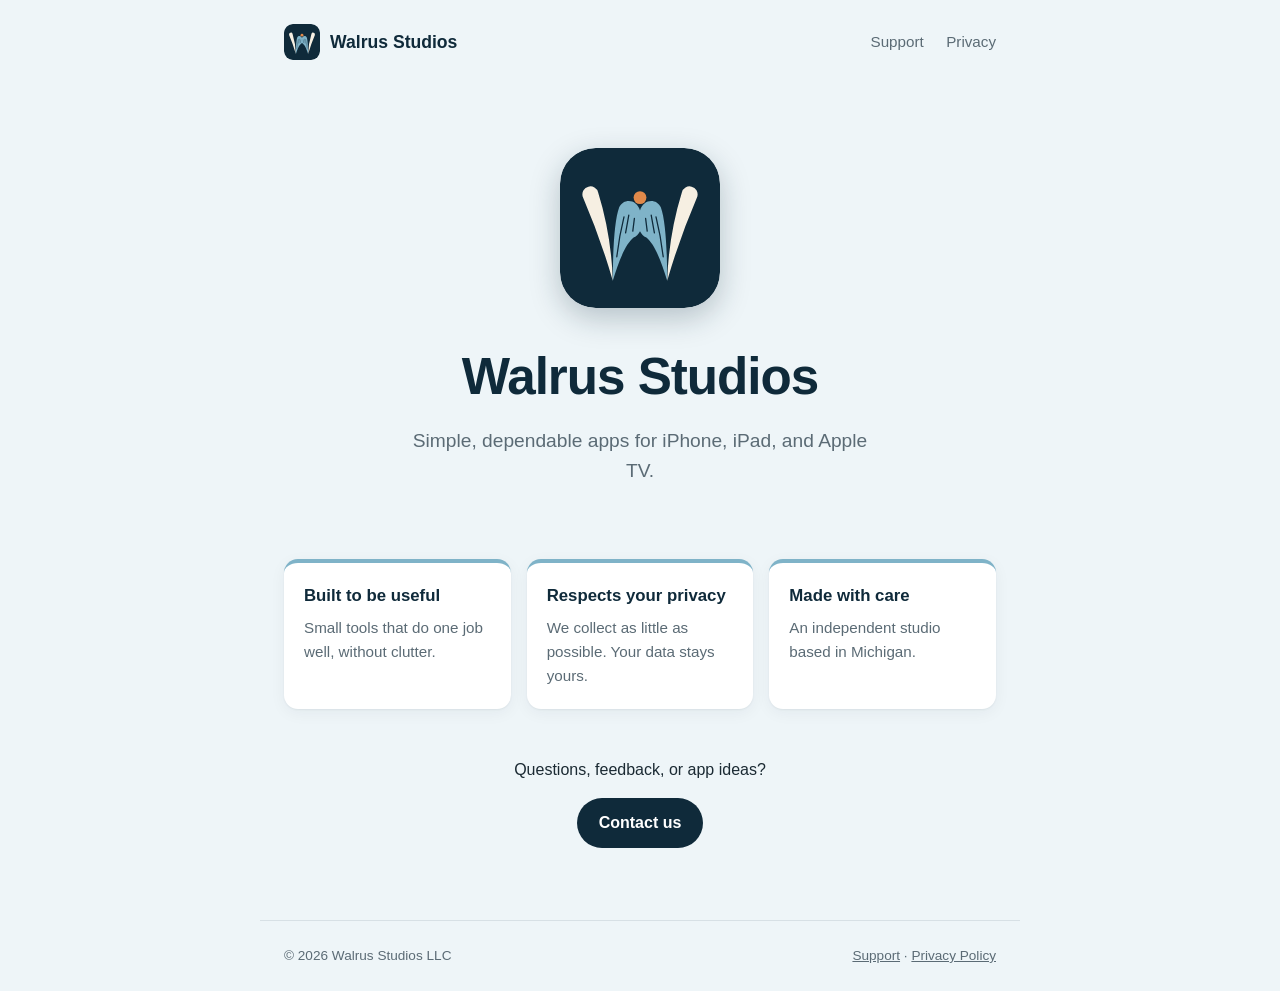
<file: index.html>
<!DOCTYPE html>
<html lang="en">
<head>
  <meta charset="utf-8">
  <meta name="viewport" content="width=device-width, initial-scale=1">
  <title>Walrus Studios</title>
  <meta name="description" content="Walrus Studios builds simple, dependable apps for iPhone, iPad, and Apple TV.">
  <link rel="icon" href="favicon.ico" sizes="any">
  <link rel="icon" href="favicon.svg" type="image/svg+xml">
  <link rel="apple-touch-icon" href="apple-touch-icon.png">
  <link rel="manifest" href="site.webmanifest">
  <meta name="theme-color" content="#0f2a3a">
  <link rel="stylesheet" href="style.css">
</head>
<body>
  <header class="site">
    <a class="brand" href="index.html">
      <img src="logo.svg" alt="" width="36" height="36">
      Walrus Studios
    </a>
    <nav>
      <a href="support.html">Support</a>
      <a href="privacy.html">Privacy</a>
    </nav>
  </header>

  <main>
    <section class="hero">
      <img class="mascot" src="logo.svg" alt="Walrus Studios logo" width="160" height="160">
      <h1>Walrus Studios</h1>
      <p class="tagline">Simple, dependable apps for iPhone, iPad, and Apple TV.</p>
    </section>

    <section class="cards">
      <div class="card">
        <h3>Built to be useful</h3>
        <p>Small tools that do one job well, without clutter.</p>
      </div>
      <div class="card">
        <h3>Respects your privacy</h3>
        <p>We collect as little as possible. Your data stays yours.</p>
      </div>
      <div class="card">
        <h3>Made with care</h3>
        <p>An independent studio based in Michigan.</p>
      </div>
    </section>

    <section class="contact">
      <p>Questions, feedback, or app ideas?</p>
      <a class="button" href="mailto:support@walrusappstudios.com">Contact us</a>
    </section>
  </main>

  <footer class="site">
    <span>&copy; <span id="year">2026</span> Walrus Studios LLC</span>
    <span><a href="support.html">Support</a> &middot; <a href="privacy.html">Privacy Policy</a></span>
  </footer>
  <script>document.getElementById("year").textContent = new Date().getFullYear();</script>
</body>
</html>
</file>
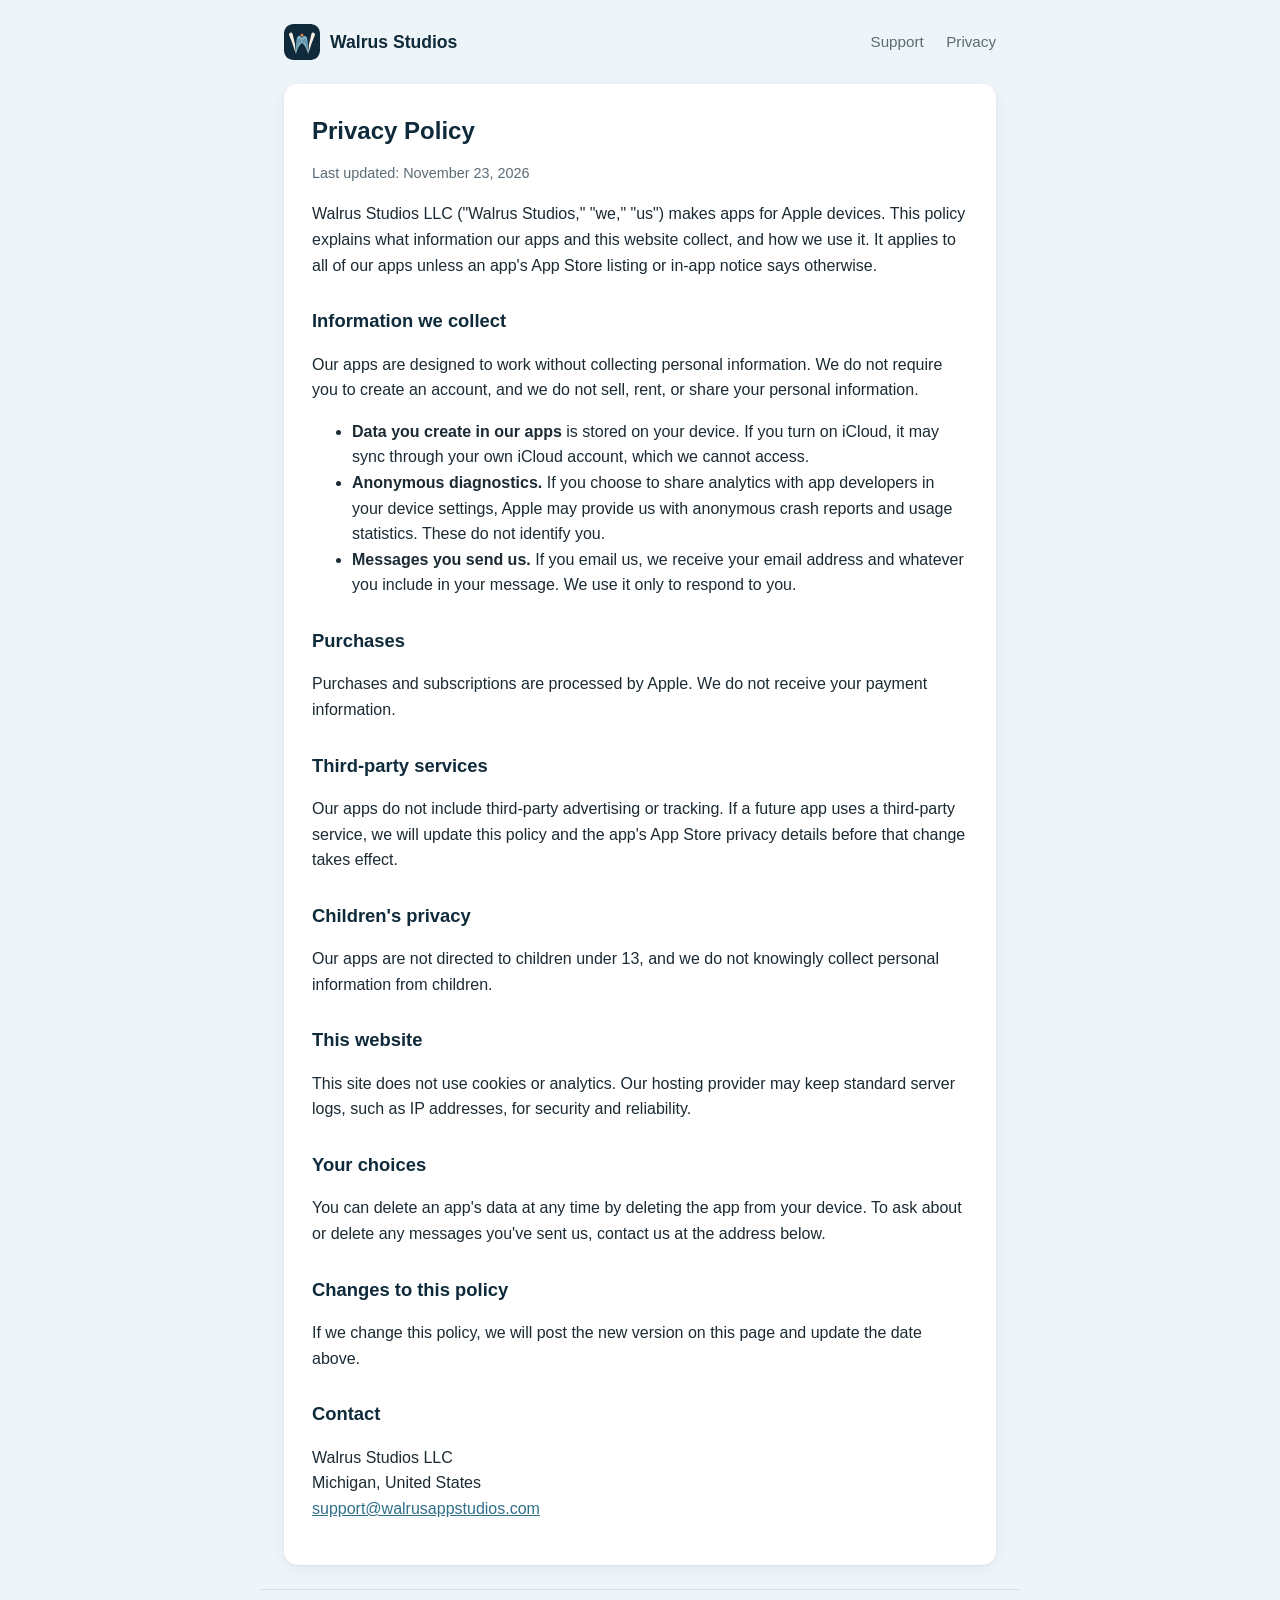
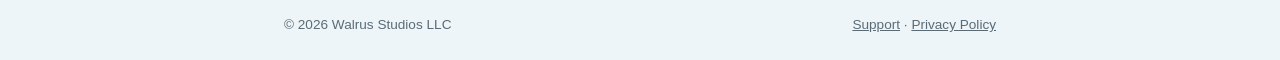
<file: privacy.html>
<!DOCTYPE html>
<html lang="en">
<head>
  <meta charset="utf-8">
  <meta name="viewport" content="width=device-width, initial-scale=1">
  <title>Privacy Policy – Walrus Studios</title>
  <link rel="icon" href="favicon.ico" sizes="any">
  <link rel="icon" href="favicon.svg" type="image/svg+xml">
  <link rel="apple-touch-icon" href="apple-touch-icon.png">
  <link rel="manifest" href="site.webmanifest">
  <meta name="theme-color" content="#0f2a3a">
  <link rel="stylesheet" href="style.css">
</head>
<body>
  <header class="site">
    <a class="brand" href="index.html">
      <img src="logo.svg" alt="" width="36" height="36">
      Walrus Studios
    </a>
    <nav>
      <a href="support.html">Support</a>
      <a href="privacy.html">Privacy</a>
    </nav>
  </header>

  <main>
    <article class="panel">
      <h1>Privacy Policy</h1>
      <p class="updated">Last updated: November 23, 2026</p>

      <p>Walrus Studios LLC ("Walrus Studios," "we," "us") makes apps for Apple devices. This policy explains what information our apps and this website collect, and how we use it. It applies to all of our apps unless an app's App Store listing or in-app notice says otherwise.</p>

      <h2>Information we collect</h2>
      <p>Our apps are designed to work without collecting personal information. We do not require you to create an account, and we do not sell, rent, or share your personal information.</p>
      <ul>
        <li><strong>Data you create in our apps</strong> is stored on your device. If you turn on iCloud, it may sync through your own iCloud account, which we cannot access.</li>
        <li><strong>Anonymous diagnostics.</strong> If you choose to share analytics with app developers in your device settings, Apple may provide us with anonymous crash reports and usage statistics. These do not identify you.</li>
        <li><strong>Messages you send us.</strong> If you email us, we receive your email address and whatever you include in your message. We use it only to respond to you.</li>
      </ul>

      <h2>Purchases</h2>
      <p>Purchases and subscriptions are processed by Apple. We do not receive your payment information.</p>

      <h2>Third-party services</h2>
      <p>Our apps do not include third-party advertising or tracking. If a future app uses a third-party service, we will update this policy and the app's App Store privacy details before that change takes effect.</p>

      <h2>Children's privacy</h2>
      <p>Our apps are not directed to children under 13, and we do not knowingly collect personal information from children.</p>

      <h2>This website</h2>
      <p>This site does not use cookies or analytics. Our hosting provider may keep standard server logs, such as IP addresses, for security and reliability.</p>

      <h2>Your choices</h2>
      <p>You can delete an app's data at any time by deleting the app from your device. To ask about or delete any messages you've sent us, contact us at the address below.</p>

      <h2>Changes to this policy</h2>
      <p>If we change this policy, we will post the new version on this page and update the date above.</p>

      <h2>Contact</h2>
      <p>Walrus Studios LLC<br>
      Michigan, United States<br>
      <a href="mailto:support@walrusappstudios.com">support@walrusappstudios.com</a></p>
    </article>
  </main>

  <footer class="site">
    <span>&copy; <span id="year">2026</span> Walrus Studios LLC</span>
    <span><a href="support.html">Support</a> &middot; <a href="privacy.html">Privacy Policy</a></span>
  </footer>
  <script>document.getElementById("year").textContent = new Date().getFullYear();</script>
</body>
</html>
</file>
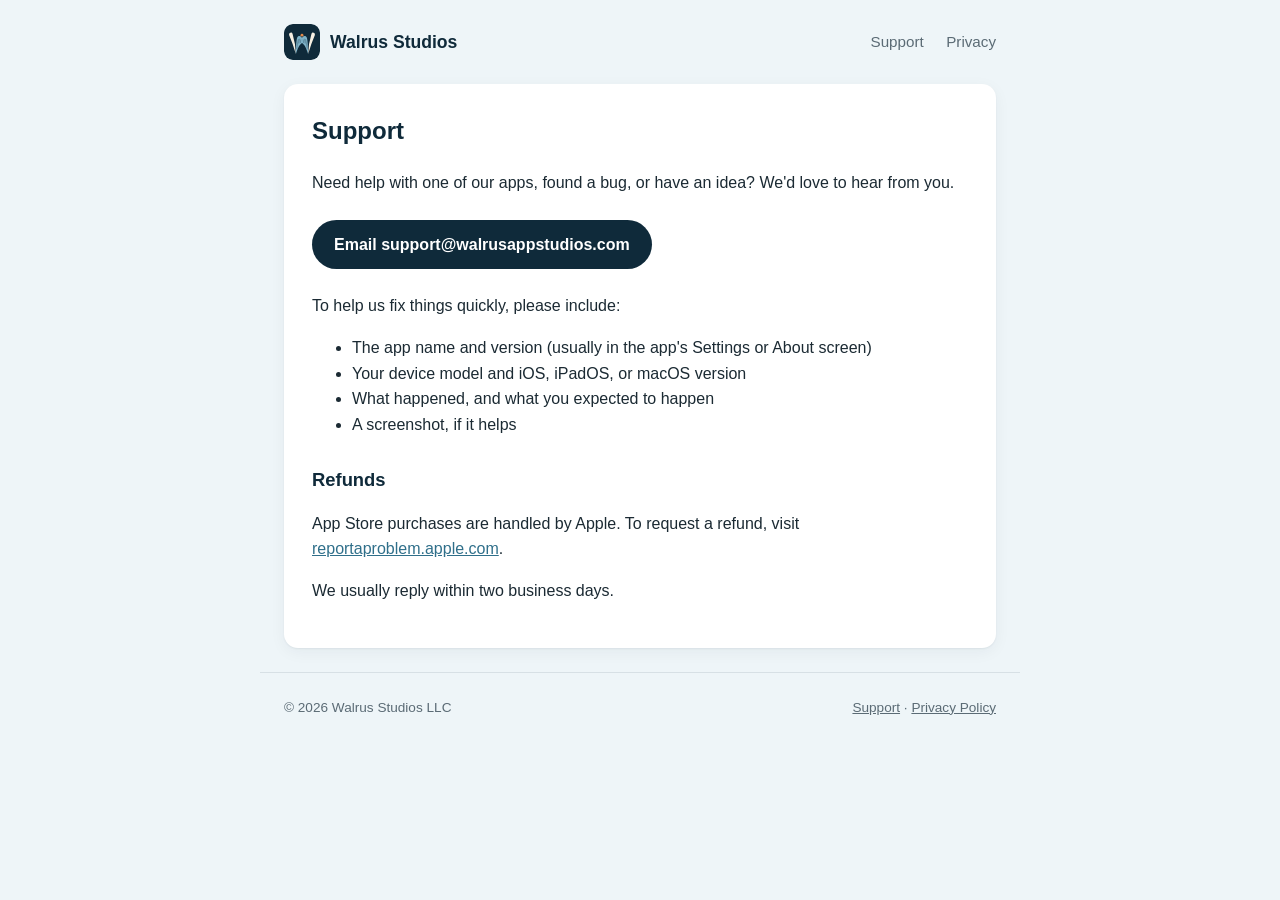
<file: support.html>
<!DOCTYPE html>
<html lang="en">
<head>
  <meta charset="utf-8">
  <meta name="viewport" content="width=device-width, initial-scale=1">
  <title>Support – Walrus Studios</title>
  <link rel="icon" href="favicon.ico" sizes="any">
  <link rel="icon" href="favicon.svg" type="image/svg+xml">
  <link rel="apple-touch-icon" href="apple-touch-icon.png">
  <link rel="manifest" href="site.webmanifest">
  <meta name="theme-color" content="#0f2a3a">
  <link rel="stylesheet" href="style.css">
</head>
<body>
  <header class="site">
    <a class="brand" href="index.html">
      <img src="logo.svg" alt="" width="36" height="36">
      Walrus Studios
    </a>
    <nav>
      <a href="support.html">Support</a>
      <a href="privacy.html">Privacy</a>
    </nav>
  </header>

  <main>
    <article class="panel">
      <h1>Support</h1>
      <p>Need help with one of our apps, found a bug, or have an idea? We'd love to hear from you.</p>

      <p style="margin: 24px 0;"><a class="button" href="mailto:support@walrusappstudios.com">Email support@walrusappstudios.com</a></p>

      <p>To help us fix things quickly, please include:</p>
      <ul>
        <li>The app name and version (usually in the app's Settings or About screen)</li>
        <li>Your device model and iOS, iPadOS, or macOS version</li>
        <li>What happened, and what you expected to happen</li>
        <li>A screenshot, if it helps</li>
      </ul>

      <h2>Refunds</h2>
      <p>App Store purchases are handled by Apple. To request a refund, visit <a href="https://reportaproblem.apple.com">reportaproblem.apple.com</a>.</p>

      <p>We usually reply within two business days.</p>
    </article>
  </main>

  <footer class="site">
    <span>&copy; <span id="year">2026</span> Walrus Studios LLC</span>
    <span><a href="support.html">Support</a> &middot; <a href="privacy.html">Privacy Policy</a></span>
  </footer>
  <script>document.getElementById("year").textContent = new Date().getFullYear();</script>
</body>
</html>
</file>
<file: style.css>
:root {
  --ice: #eef5f8;
  --deep: #0f2a3a;
  --sea: #2f6f8a;
  --frost: #7fb3c8;
  --tusk: #f6efe2;
  --accent: #e0894a;
  --text: #1b2a33;
  --muted: #5b6b75;
  --max: 760px;
}

* { box-sizing: border-box; }

html, body {
  margin: 0;
  padding: 0;
  background: var(--ice);
  color: var(--text);
  font-family: -apple-system, BlinkMacSystemFont, "SF Pro Text", "Segoe UI", Roboto, Helvetica, Arial, sans-serif;
  line-height: 1.6;
  -webkit-font-smoothing: antialiased;
}

a { color: var(--sea); }
a:hover { color: var(--accent); }

header.site {
  max-width: var(--max);
  margin: 0 auto;
  padding: 24px 24px 0;
  display: flex;
  align-items: center;
  justify-content: space-between;
}

header.site .brand {
  display: flex;
  align-items: center;
  gap: 10px;
  text-decoration: none;
  color: var(--deep);
  font-weight: 700;
  font-size: 1.1rem;
}

header.site .brand img { width: 36px; height: 36px; border-radius: 9px; display: block; }

header.site nav a {
  margin-left: 18px;
  text-decoration: none;
  color: var(--muted);
  font-size: 0.95rem;
}
header.site nav a:hover { color: var(--deep); }

main {
  max-width: var(--max);
  margin: 0 auto;
  padding: 24px;
}

.hero {
  text-align: center;
  padding: 64px 0 48px;
}

.hero img.mascot {
  width: 160px;
  height: 160px;
  margin-bottom: 20px;
  border-radius: 36px;
  box-shadow: 0 10px 30px rgba(15, 42, 58, 0.25);
}

.hero h1 {
  font-size: clamp(2.2rem, 6vw, 3.2rem);
  margin: 0 0 8px;
  color: var(--deep);
  letter-spacing: -0.02em;
}

.hero p.tagline {
  font-size: 1.2rem;
  color: var(--muted);
  margin: 0 auto;
  max-width: 480px;
}

.cards {
  display: grid;
  grid-template-columns: repeat(auto-fit, minmax(200px, 1fr));
  gap: 16px;
  margin: 24px 0 48px;
}

.card {
  background: #fff;
  border-radius: 14px;
  padding: 20px;
  box-shadow: 0 1px 2px rgba(15, 42, 58, 0.06), 0 4px 16px rgba(15, 42, 58, 0.05);
}

.card { border-top: 4px solid var(--frost); }
.card h3 { margin: 0 0 6px; color: var(--deep); font-size: 1.05rem; }
.card p { margin: 0; color: var(--muted); font-size: 0.95rem; }

.panel {
  background: #fff;
  border-radius: 14px;
  padding: 28px;
  box-shadow: 0 1px 2px rgba(15, 42, 58, 0.06), 0 4px 16px rgba(15, 42, 58, 0.05);
}

.panel h1 { margin-top: 0; color: var(--deep); }
.panel h2 { color: var(--deep); font-size: 1.15rem; margin-top: 28px; }
.panel .updated { color: var(--muted); font-size: 0.9rem; margin-top: -8px; }

.contact {
  text-align: center;
  margin-bottom: 48px;
}

.button {
  display: inline-block;
  background: var(--deep);
  color: #fff;
  text-decoration: none;
  padding: 12px 22px;
  border-radius: 999px;
  font-weight: 600;
}
.button:hover { background: var(--accent); color: #fff; }

footer.site {
  max-width: var(--max);
  margin: 0 auto;
  padding: 24px;
  border-top: 1px solid rgba(15, 42, 58, 0.1);
  color: var(--muted);
  font-size: 0.85rem;
  display: flex;
  flex-wrap: wrap;
  justify-content: space-between;
  gap: 8px;
}
footer.site a { color: var(--muted); }

@media (prefers-color-scheme: dark) {
  :root {
    --ice: #0c1b24;
    --text: #e3ecf1;
    --muted: #9fb2bd;
    --deep: #e8f1f5;
    --sea: #7fc0dc;
  }
  .card, .panel { background: #13283a; box-shadow: none; }
  .button { background: var(--accent); color: #0c1b24; }
  .button:hover { background: #f0a06a; color: #0c1b24; }
  footer.site { border-top-color: rgba(255, 255, 255, 0.1); }
  .hero img.mascot { box-shadow: 0 0 0 1px rgba(127, 179, 200, 0.35), 0 10px 30px rgba(0, 0, 0, 0.4); }
  header.site .brand img { box-shadow: 0 0 0 1px rgba(127, 179, 200, 0.35); }
}
</file>
